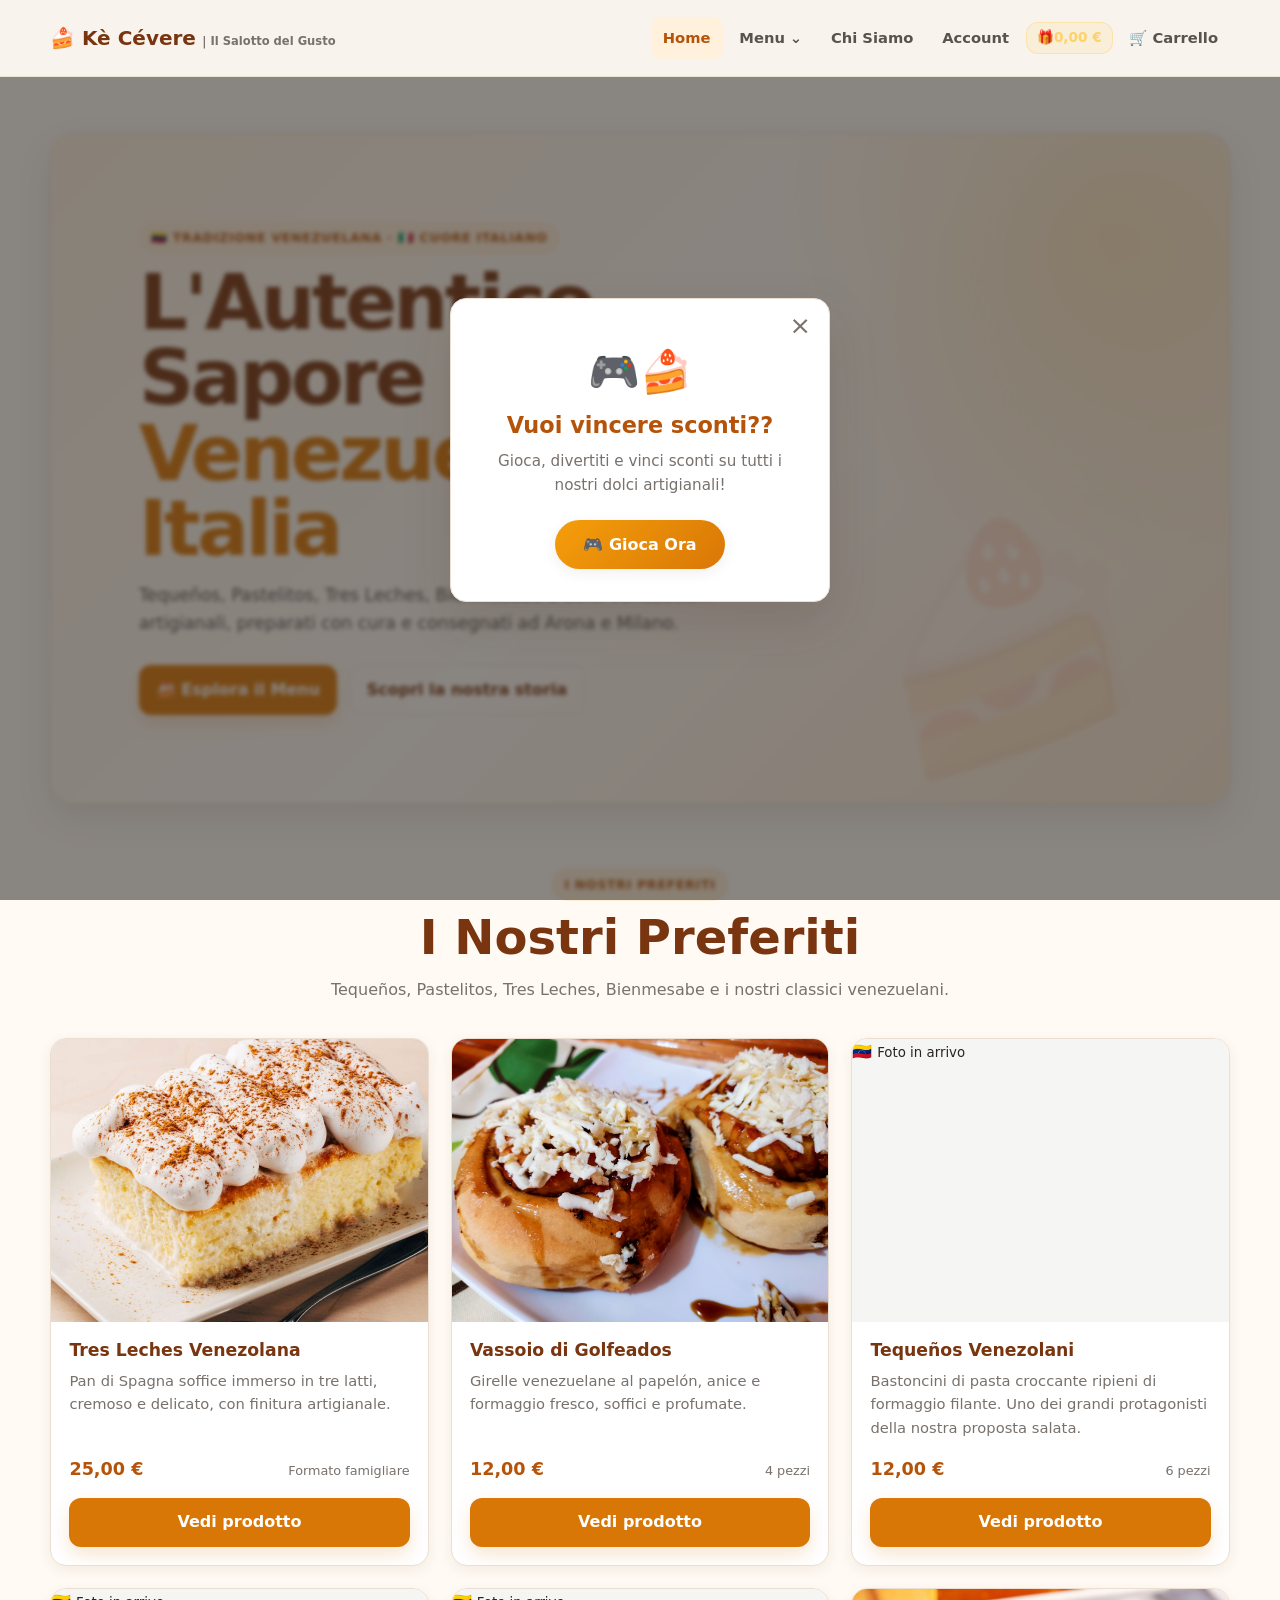
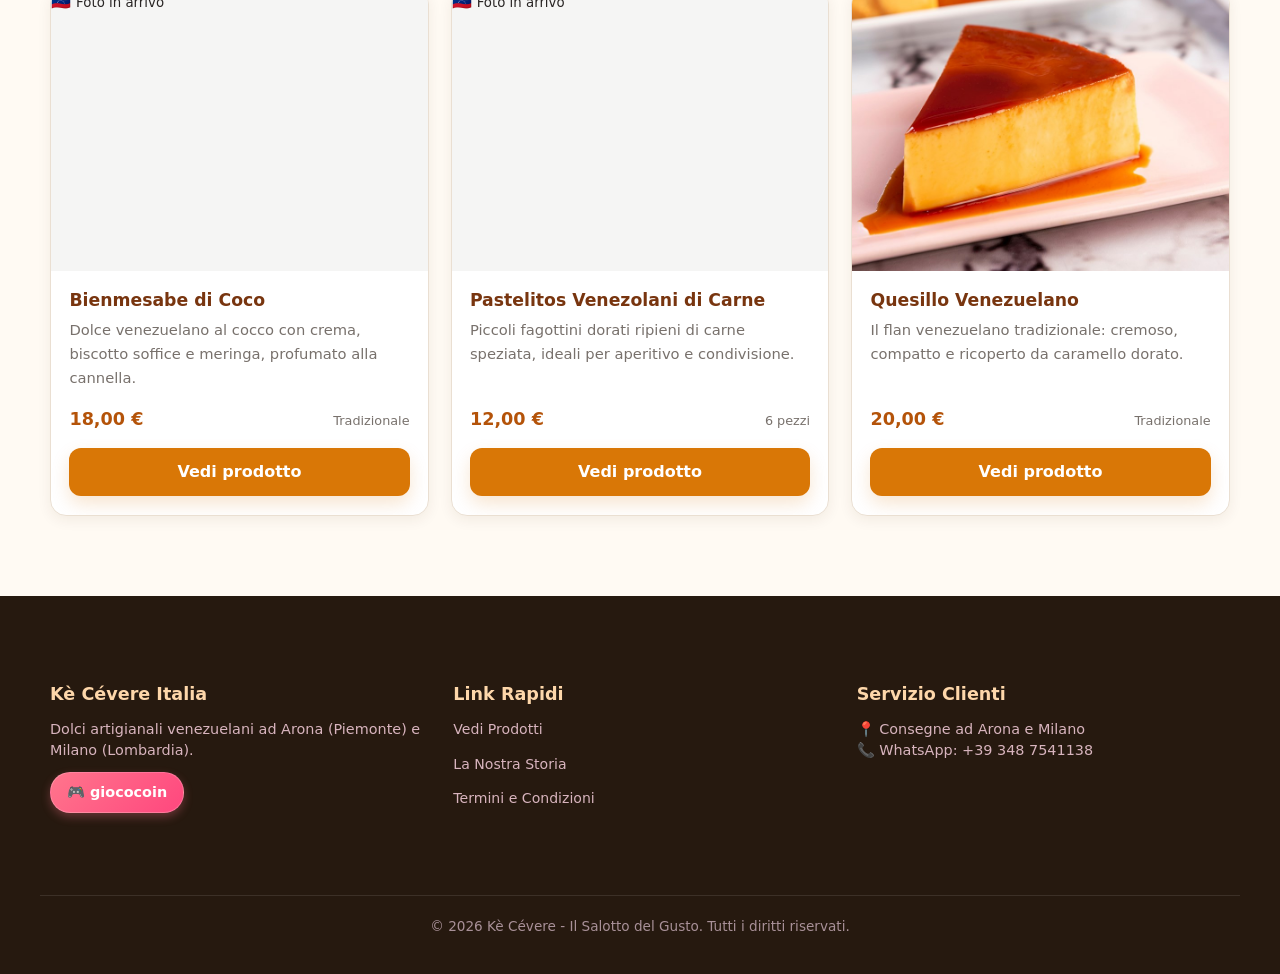
<file: index.html>
<!DOCTYPE html>
<html lang="it">
<head>
    <meta charset="UTF-8">
    <meta name="viewport" content="width=device-width, initial-scale=1.0">
    <meta name="description" content="Kè Cévere - Dolci venezuelani artigianali in Piemonte e Lombardia.">
    <title>Home | Kè Cévere - Il Salotto del Gusto</title>
    <link rel="stylesheet" href="./assets/css/style.css">
</head>
<body data-root="./">

    <!-- ==================== ANNUNCIO FLOTTANTE GIOCOCOIN ==================== -->
    <div id="game-promo-overlay" class="game-promo-overlay" hidden>
        <div class="game-promo-card" role="dialog" aria-labelledby="game-promo-title" aria-modal="true">
            <button type="button" class="game-promo-close" id="game-promo-close" aria-label="Chiudi">&times;</button>
            <div class="game-promo-emoji">🎮🍰</div>
            <h3 id="game-promo-title">Vuoi vincere sconti??</h3>
            <p>Gioca, divertiti e vinci sconti su tutti i nostri dolci artigianali!</p>
            <a href="pages/juego.html" class="btn game-promo-btn">🎮 Gioca Ora</a>
        </div>
    </div>

    <!-- ==================== ENCABEZADO / NAVEGACIÓN ==================== -->
    <header>
        <div class="header-container">
            <a href="index.html" class="logo" aria-label="Kè Cévere - Home">
                🍰 Kè Cévere <small>| Il Salotto del Gusto</small>
            </a>

            <button class="nav-toggle" type="button" aria-label="Apri menu" aria-expanded="false">
                <span></span>
            </button>

            <nav id="main-nav" aria-label="Navigazione principale">
                <ul>
                    <li><a href="index.html" class="active" aria-current="page">Home</a></li>
                    <li><a href="pages/tienda.html">Menu / Prodotti</a></li>
                    <li><a href="pages/quienes-somos.html">Chi Siamo</a></li>
                    <li><a href="pages/registrarse.html">Account</a></li>
                    <!-- PASO A AÑADIDO AQUÍ: El indicador de descuento junto al carrito -->
                    <li>
                        <span class="nav-discount-badge">🎁 <span id="global-discount-counter">€0.00</span></span>
                    </li>
                    <li><a href="pages/carrito.html">🛒 Carrello <span class="cart-count" hidden>0</span></a></li>
                </ul>
            </nav>
        </div>
    </header>

    <main class="main-content">

        <!-- ==================== HERO ==================== -->
        <section class="hero" aria-labelledby="hero-title">
            <div class="hero-content">
                <span class="eyebrow">🇻🇪 Tradizione venezuelana · 🇮🇹 Cuore italiano</span>

                <h1 id="hero-title">
                    L'Autentico Sapore
                    <span>Venezuelano in Italia</span>
                </h1>

                <p>
                    Tequeños, Pastelitos, Tres Leches, Bienmesabe e dolci venezuelani artigianali,
                    preparati con cura e consegnati ad Arona e Milano.
                </p>

                <div class="hero-actions">
                    <a href="pages/tienda.html" class="btn">🍰 Esplora il Menu</a>
                    <a href="pages/quienes-somos.html" class="btn btn-secondary">Scopri la nostra storia</a>
                </div>
            </div>
        </section>

        <!-- ==================== PRODOTTI IN EVIDENZA ==================== -->
        <section class="featured-products" aria-labelledby="featured-title">
            <div class="section-heading">
                <span class="section-label">I nostri preferiti</span>
                <h2 id="featured-title">I Nostri Preferiti</h2>
                <p>Tequeños, Pastelitos, Tres Leches, Bienmesabe e i nostri classici venezuelani.</p>
            </div>

            <div class="grid" id="featured-grid">
                <!-- Los productos destacados se generan automaticamente desde data/productos.json (js/productos.js) -->
            </div>
        </section>

    </main>

    <!-- ==================== PIE DI PAGINA ==================== -->
    <footer>
        <div class="footer-container">
            <div class="footer-section">
                <h4>Kè Cévere Italia</h4>
                <p>Dolci artigianali venezuelani ad Arona (Piemonte) e Milano (Lombardia).</p>
                <!-- Botón Giococoin añadido aquí -->
                <a href="pages/juego.html" class="btn-giococoin">🎮 giococoin</a>
            </div>
            <div class="footer-section">
                <h4>Link Rapidi</h4>
                <ul>
                    <li><a href="pages/tienda.html">Vedi Prodotti</a></li>
                    <li><a href="pages/quienes-somos.html">La Nostra Storia</a></li>
                    <li><a href="pages/terminos.html">Termini e Condizioni</a></li>
                </ul>
            </div>
            <div class="footer-section">
                <h4>Servizio Clienti</h4>
                <p>📍 Consegne ad Arona e Milano</p>
                <p>📞 WhatsApp: +39 348 7541138</p>
            </div>
        </div>
        <div class="footer-bottom">
            <p>&copy; 2026 Kè Cévere - Il Salotto del Gusto. Tutti i diritti riservati.</p>
        </div>
    </footer>

    <script src="./assets/js/core/main.js"></script>
    <script src="./assets/js/components/menu.js"></script>
    <script src="./assets/js/pages/promo.js"></script>
    <script src="./assets/js/components/productos.js"></script>
</body>
</html>
</file>
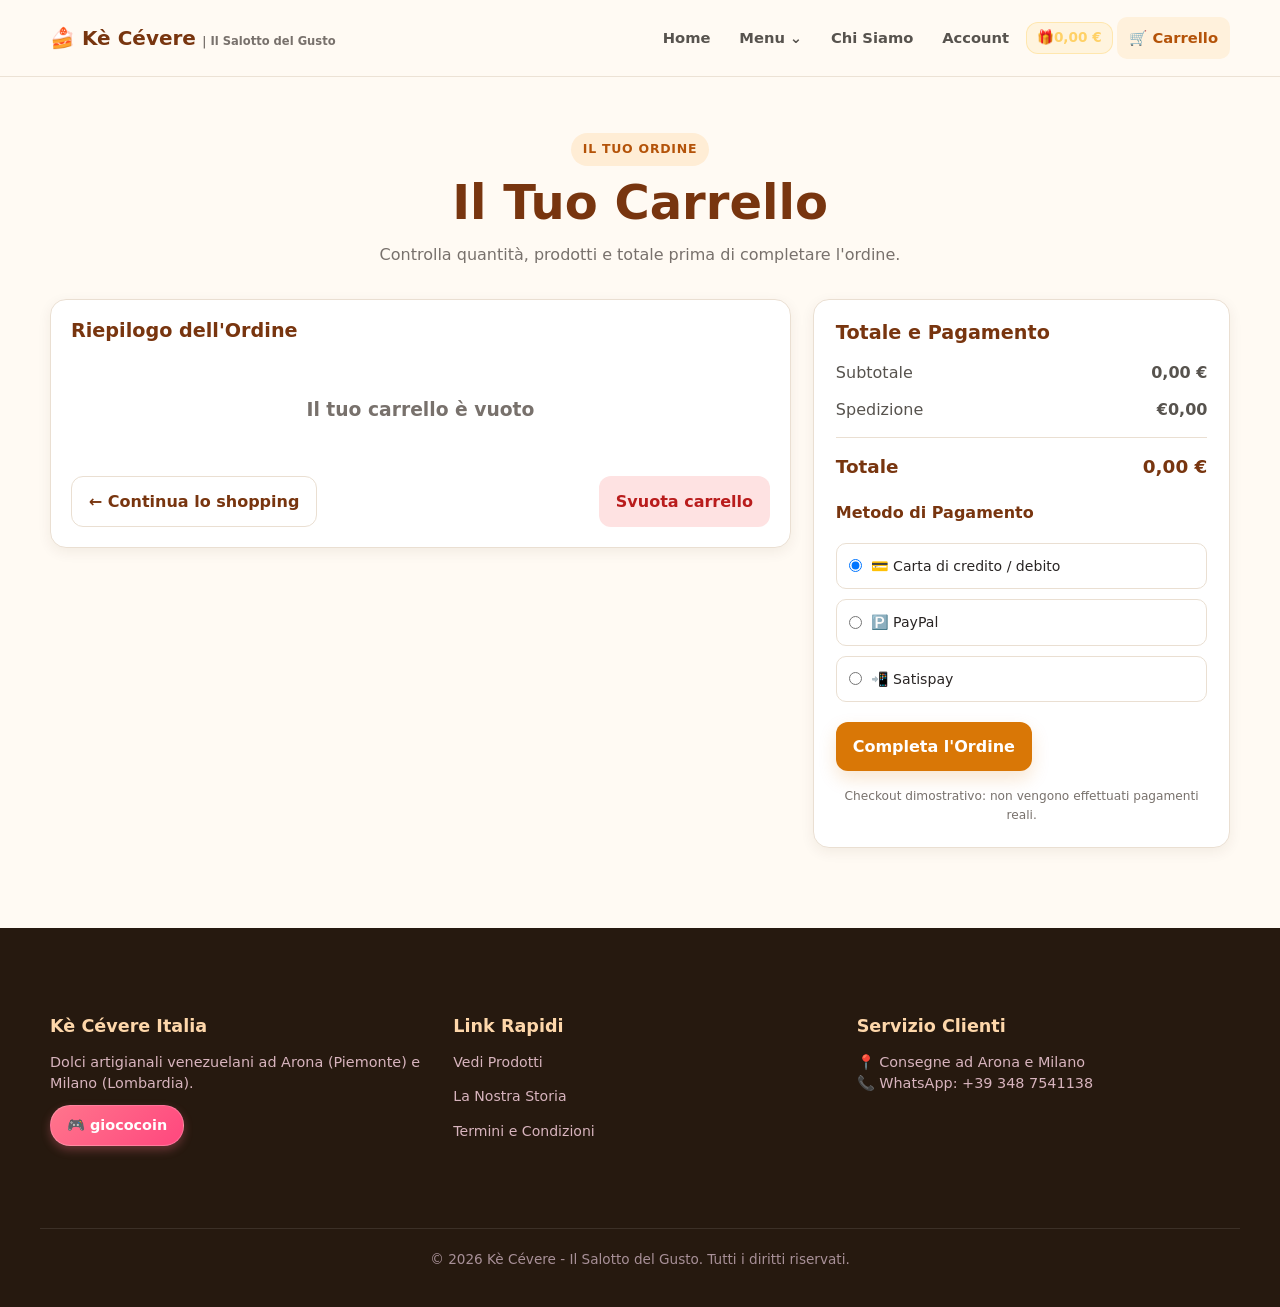
<file: pages/carrito.html>
<!DOCTYPE html>
<html lang="it">
<head>
    <meta charset="UTF-8">
    <meta name="viewport" content="width=device-width, initial-scale=1.0">
    <meta name="description" content="Il tuo carrello Kè Cévere.">
    <title>Carrello | Kè Cévere - Il Salotto del Gusto</title>
    <link rel="stylesheet" href="../assets/css/style.css">
</head>
<body data-root="../">

    <header>
        <div class="header-container">
            <a href="../index.html" class="logo" aria-label="Kè Cévere - Home">
                🍰 Kè Cévere <small>| Il Salotto del Gusto</small>
            </a>

            <button class="nav-toggle" type="button" aria-label="Apri menu" aria-expanded="false">
                <span></span>
            </button>

            <nav id="main-nav" aria-label="Navigazione principale">
                <ul>
                    <li><a href="../index.html">Home</a></li>
                    <li><a href="tienda.html">Menu / Prodotti</a></li>
                    <li><a href="quienes-somos.html">Chi Siamo</a></li>
                    <li><a href="registrarse.html">Account</a></li>
                    <li>
                        <span class="nav-discount-badge">🎁 <span id="global-discount-counter">€0.00</span></span>
                    </li>
                    <li><a href="carrito.html" class="active" aria-current="page">🛒 Carrello <span class="cart-count" hidden>0</span></a></li>
                </ul>
            </nav>
        </div>
    </header>

    <main class="main-content">
        <div class="page-header">
            <span class="section-label">Il tuo ordine</span>
            <h1 class="page-title">Il Tuo Carrello</h1>
            <p class="page-intro">Controlla quantità, prodotti e totale prima di completare l'ordine.</p>
        </div>

        <div class="cart-layout">
            <section class="cart-panel" aria-labelledby="cart-list-title">
                <h2 id="cart-list-title" class="panel-title">Riepilogo dell'Ordine</h2>

                <div id="lista-carrello" aria-live="polite"></div>

                <div class="cart-actions">
                    <a href="tienda.html" class="btn btn-secondary">← Continua lo shopping</a>
                    <button id="svuota-carrello" class="btn btn-danger" type="button">Svuota carrello</button>
                </div>
            </section>

            <aside class="summary-panel" aria-labelledby="summary-title">
                <h2 id="summary-title" class="panel-title">Totale e Pagamento</h2>

                <div class="summary-row">
                    <span>Subtotale</span>
                    <strong id="subtotale-prezzo">€0,00</strong>
                </div>

                <div class="summary-row">
                    <span>Spedizione</span>
                    <strong id="spedizione-prezzo">€0,00</strong>
                </div>

                <div class="summary-row total">
                    <span>Totale</span>
                    <strong id="totale-prezzo">€0,00</strong>
                </div>

                <h3 class="payment-title">Metodo di Pagamento</h3>

                <div class="payment-options">
                    <label class="payment-option">
                        <input type="radio" name="pago" value="Carta" checked>
                        💳 Carta di credito / debito
                    </label>
                    <label class="payment-option">
                        <input type="radio" name="pago" value="PayPal">
                        🅿️ PayPal
                    </label>
                    <label class="payment-option">
                        <input type="radio" name="pago" value="Satispay">
                        📲 Satispay
                    </label>
                </div>

                <button id="completa-ordine" class="btn" type="button" class="btn btn-full">
                    Completa l'Ordine
                </button>

                <p class="checkout-note">
                    Checkout dimostrativo: non vengono effettuati pagamenti reali.
                </p>
            </aside>
        </div>
    </main>

    <footer>
        <div class="footer-container">
            <div class="footer-section">
                <h4>Kè Cévere Italia</h4>
                <p>Dolci artigianali venezuelani ad Arona (Piemonte) e Milano (Lombardia).</p>
                <!-- Botón Giococoin añadido aquí -->
                <a href="juego.html" class="btn-giococoin">🎮 giococoin</a>
            </div>
            <div class="footer-section">
                <h4>Link Rapidi</h4>
                <ul>
                    <li><a href="tienda.html">Vedi Prodotti</a></li>
                    <li><a href="quienes-somos.html">La Nostra Storia</a></li>
                    <li><a href="terminos.html">Termini e Condizioni</a></li>
                </ul>
            </div>
            <div class="footer-section">
                <h4>Servizio Clienti</h4>
                <p>📍 Consegne ad Arona e Milano</p>
                <p>📞 WhatsApp: +39 348 7541138</p>
            </div>
        </div>
        <div class="footer-bottom">
            <p>&copy; 2026 Kè Cévere - Il Salotto del Gusto. Tutti i diritti riservati.</p>
        </div>
    </footer>

    <script src="../assets/js/core/main.js"></script>
    <script src="../assets/js/components/menu.js"></script>
    <script src="../assets/js/pages/carrito.js"></script>
</body>
</html>
</file>
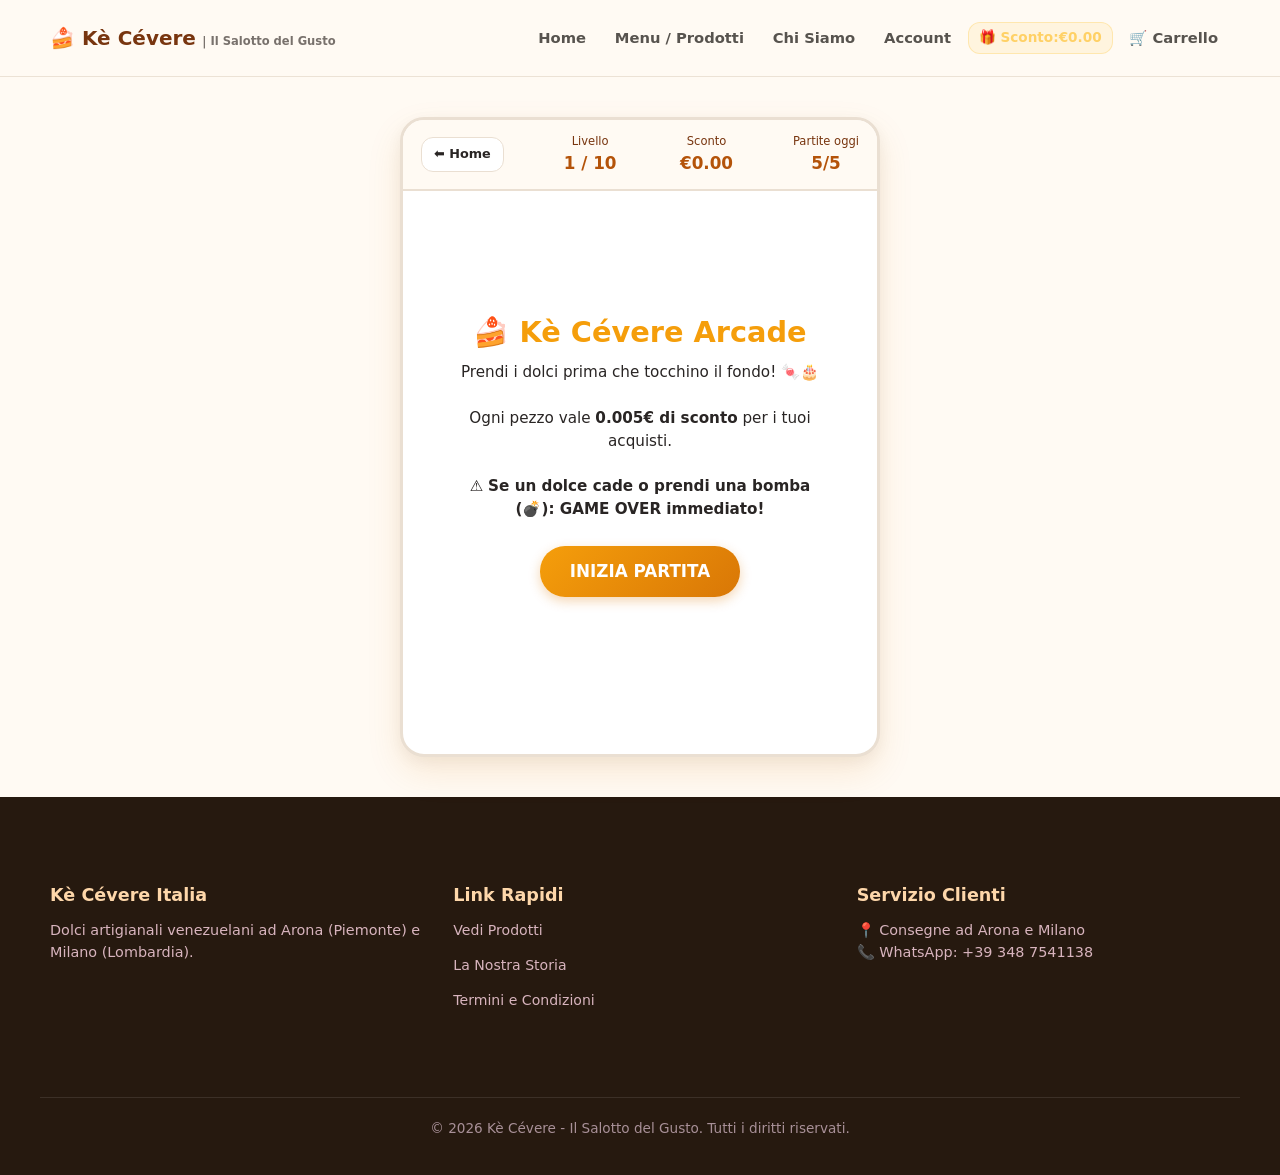
<file: pages/juego.html>
<!DOCTYPE html>
<html lang="it">

<head>
    <meta charset="UTF-8">
    <meta name="viewport" content="width=device-width, initial-scale=1.0">

    <title>Kè Cévere Arcade</title>

    <link rel="stylesheet" href="../assets/css/style.css">
</head>

<body data-root="../">

    <!-- =====================================================
         ENCABEZADO / NAVEGACIÓN
    ===================================================== -->

    <header>

        <div class="header-container">
            

            <a href="../index.html" class="logo">
                🍰 Kè Cévere
                <small>| Il Salotto del Gusto</small>
            </a>

            <nav>

                <ul>

                    <li>
                        <a href="../index.html">
                            Home
                        </a>
                    </li>

                    <li>
                        <a href="tienda.html">
                            Menu / Prodotti
                        </a>
                    </li>

                    <li>
                        <a href="quienes-somos.html">
                            Chi Siamo
                        </a>
                    </li>

                    <li>
                        <a href="registrarse.html">
                            Account
                        </a>
                    </li>

                    <li>

                        <span class="nav-discount-badge">

                            🎁 Sconto:

                            <span id="global-discount-counter">
                                €0.00
                            </span>

                        </span>

                    </li>

                    <li>

                        <a href="carrito.html">
                            🛒 Carrello
                        </a>

                    </li>

                </ul>

            </nav>

        </div>

    </header>


    <!-- =====================================================
         CONTENIDO DEL JUEGO
    ===================================================== -->

    <main class="main-arcade-container">

        <div class="arcade-cabinet">

            <!-- CABECERA DEL JUEGO -->

            <div class="arcade-header">

                <a
                    href="../index.html"
                    class="back-arcade-btn"
                >
                    ⬅ Home
                </a>

                <div class="stat-group">

                    <small>
                        Livello
                    </small>

                    <span id="level-display">
                        1 / 10
                    </span>

                </div>

                <div class="stat-group">

                    <small>
                        Sconto
                    </small>

                    <span id="discount-display">
                        €0.00
                    </span>

                </div>

                <div class="stat-group">

                    <small>
                        Partite oggi
                    </small>

                    <span id="games-left">
                        5/5
                    </span>

                </div>

            </div>


            <!-- ZONA DEL JUEGO -->

            <div id="play-area">

                <!-- PANTALLA INICIAL -->

                <div
                    id="start-screen"
                    class="overlay-screen"
                >

                    <h2>
                        🍰 Kè Cévere Arcade
                    </h2>

                    <p>

                        Prendi i dolci prima che
                        tocchino il fondo! 🍬🎂

                        <br><br>

                        Ogni pezzo vale
                        <b>0.005€ di sconto</b>
                        per i tuoi acquisti.

                        <br><br>

                        ⚠️

                        <b>
                            Se un dolce cade o prendi
                            una bomba (💣):
                            GAME OVER immediato!
                        </b>

                    </p>

                    <button
                        class="arcade-btn"
                        id="start-btn"
                        onclick="startGame()"
                    >
                        INIZIA PARTITA
                    </button>

                </div>


                <!-- PANTALLA FINAL -->

                <div
                    id="end-screen"
                    class="overlay-screen"
                    hidden
                >

                    <h2 id="end-title">
                        GAME OVER
                    </h2>

                    <p id="end-message"></p>

                    <button
                        class="arcade-btn"
                        id="end-action-btn"
                        onclick="resetToMenu()"
                    >
                        TRY AGAIN
                    </button>

                </div>

            </div>

        </div>

    </main>


    <!-- =====================================================
         FOOTER
    ===================================================== -->

    <footer>

        <div class="footer-container">

            <div class="footer-section">

                <h4>
                    Kè Cévere Italia
                </h4>

                <p>
                    Dolci artigianali venezuelani
                    ad Arona (Piemonte) e Milano
                    (Lombardia).
                </p>

            </div>


            <div class="footer-section">

                <h4>
                    Link Rapidi
                </h4>

                <ul>

                    <li>
                        <a href="tienda.html">
                            Vedi Prodotti
                        </a>
                    </li>

                    <li>
                        <a href="quienes-somos.html">
                            La Nostra Storia
                        </a>
                    </li>

                    <li>
                        <a href="terminos.html">
                            Termini e Condizioni
                        </a>
                    </li>

                </ul>

            </div>


            <div class="footer-section">

                <h4>
                    Servizio Clienti
                </h4>

                <p>
                    📍 Consegne ad Arona e Milano
                </p>

                <p>
                    📞 WhatsApp: +39 348 7541138
                </p>

            </div>

        </div>


        <div class="footer-bottom">

            <p>
                &copy; 2026 Kè Cévere -
                Il Salotto del Gusto.
                Tutti i diritti riservati.
            </p>

        </div>

    </footer>


    <!-- =====================================================
         JAVASCRIPT DEL JUEGO
    ===================================================== -->

    <script src="../assets/js/pages/juego.js"></script>

</body>

</html>
</file>
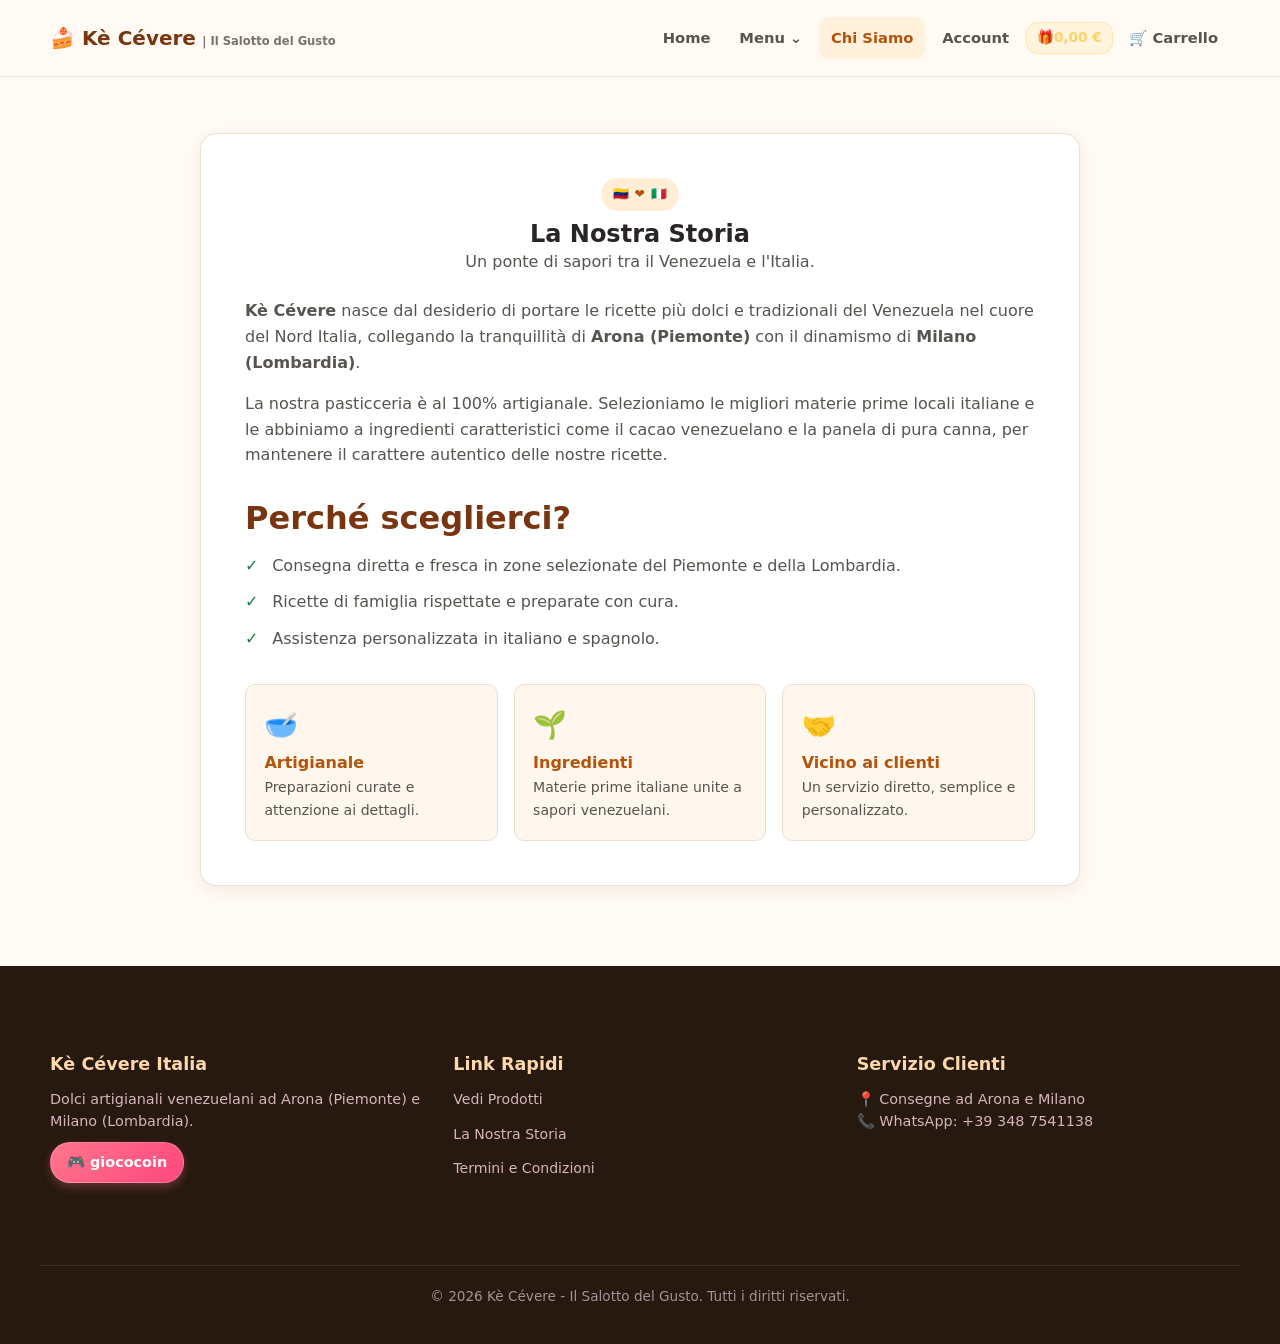
<file: pages/quienes-somos.html>
<!DOCTYPE html>
<html lang="it">
<head>
    <meta charset="UTF-8">
    <meta name="viewport" content="width=device-width, initial-scale=1.0">
    <meta name="description" content="La storia di Kè Cévere e della nostra pasticceria venezuelana artigianale.">
    <title>Chi Siamo | Kè Cévere - Il Salotto del Gusto</title>
    <link rel="stylesheet" href="../assets/css/style.css">
</head>
<body data-root="../">

    <header>
        <div class="header-container">
            <a href="../index.html" class="logo" aria-label="Kè Cévere - Home">
                🍰 Kè Cévere <small>| Il Salotto del Gusto</small>
            </a>

            <button class="nav-toggle" type="button" aria-label="Apri menu" aria-expanded="false">
                <span></span>
            </button>

            <nav id="main-nav" aria-label="Navigazione principale">
                <ul>
                    <li><a href="../index.html">Home</a></li>
                    <li><a href="tienda.html">Menu / Prodotti</a></li>
                    <li><a href="quienes-somos.html" class="active" aria-current="page">Chi Siamo</a></li>
                    <li><a href="registrarse.html">Account</a></li>
                    <li>
                        <span class="nav-discount-badge">🎁 <span id="global-discount-counter">€0.00</span></span>
                    </li>
                    <li><a href="carrito.html">🛒 Carrello <span class="cart-count" hidden>0</span></a></li>
                </ul>
            </nav>
        </div>
    </header>

    <main class="main-content">
        <article class="content-panel">
            <div class="section-heading section-heading--compact">
                <span class="section-label">🇻🇪 ❤️ 🇮🇹</span>
                <h1>La Nostra Storia</h1>
                <p>Un ponte di sapori tra il Venezuela e l'Italia.</p>
            </div>

            <p>
                <strong>Kè Cévere</strong> nasce dal desiderio di portare le ricette più dolci e tradizionali
                del Venezuela nel cuore del Nord Italia, collegando la tranquillità di <strong>Arona (Piemonte)</strong>
                con il dinamismo di <strong>Milano (Lombardia)</strong>.
            </p>

            <p>
                La nostra pasticceria è al 100% artigianale. Selezioniamo le migliori materie prime locali italiane
                e le abbiniamo a ingredienti caratteristici come il cacao venezuelano e la panela di pura canna,
                per mantenere il carattere autentico delle nostre ricette.
            </p>

            <h2 class="subsection-title">Perché sceglierci?</h2>
            <ul class="check-list">
                <li>Consegna diretta e fresca in zone selezionate del Piemonte e della Lombardia.</li>
                <li>Ricette di famiglia rispettate e preparate con cura.</li>
                <li>Assistenza personalizzata in italiano e spagnolo.</li>
            </ul>

            <div class="about-highlights">
                <div class="highlight">
                    <div class="highlight-icon">🥣</div>
                    <h3>Artigianale</h3>
                    <p>Preparazioni curate e attenzione ai dettagli.</p>
                </div>
                <div class="highlight">
                    <div class="highlight-icon">🌱</div>
                    <h3>Ingredienti</h3>
                    <p>Materie prime italiane unite a sapori venezuelani.</p>
                </div>
                <div class="highlight">
                    <div class="highlight-icon">🤝</div>
                    <h3>Vicino ai clienti</h3>
                    <p>Un servizio diretto, semplice e personalizzato.</p>
                </div>
            </div>
        </article>
    </main>

    <footer>
        <div class="footer-container">
            <div class="footer-section">
                <h4>Kè Cévere Italia</h4>
                <p>Dolci artigianali venezuelani ad Arona (Piemonte) e Milano (Lombardia).</p>
                <!-- Botón Giococoin añadido aquí -->
                <a href="juego.html" class="btn-giococoin">🎮 giococoin</a>
            </div>
            <div class="footer-section">
                <h4>Link Rapidi</h4>
                <ul>
                    <li><a href="tienda.html">Vedi Prodotti</a></li>
                    <li><a href="quienes-somos.html">La Nostra Storia</a></li>
                    <li><a href="terminos.html">Termini e Condizioni</a></li>
                </ul>
            </div>
            <div class="footer-section">
                <h4>Servizio Clienti</h4>
                <p>📍 Consegne ad Arona e Milano</p>
                <p>📞 WhatsApp: +39 348 7541138</p>
            </div>
        </div>
        <div class="footer-bottom">
            <p>&copy; 2026 Kè Cévere - Il Salotto del Gusto. Tutti i diritti riservati.</p>
        </div>
    </footer>

    <script src="../assets/js/core/main.js"></script>
    <script src="../assets/js/components/menu.js"></script>
</body>
</html>
</file>
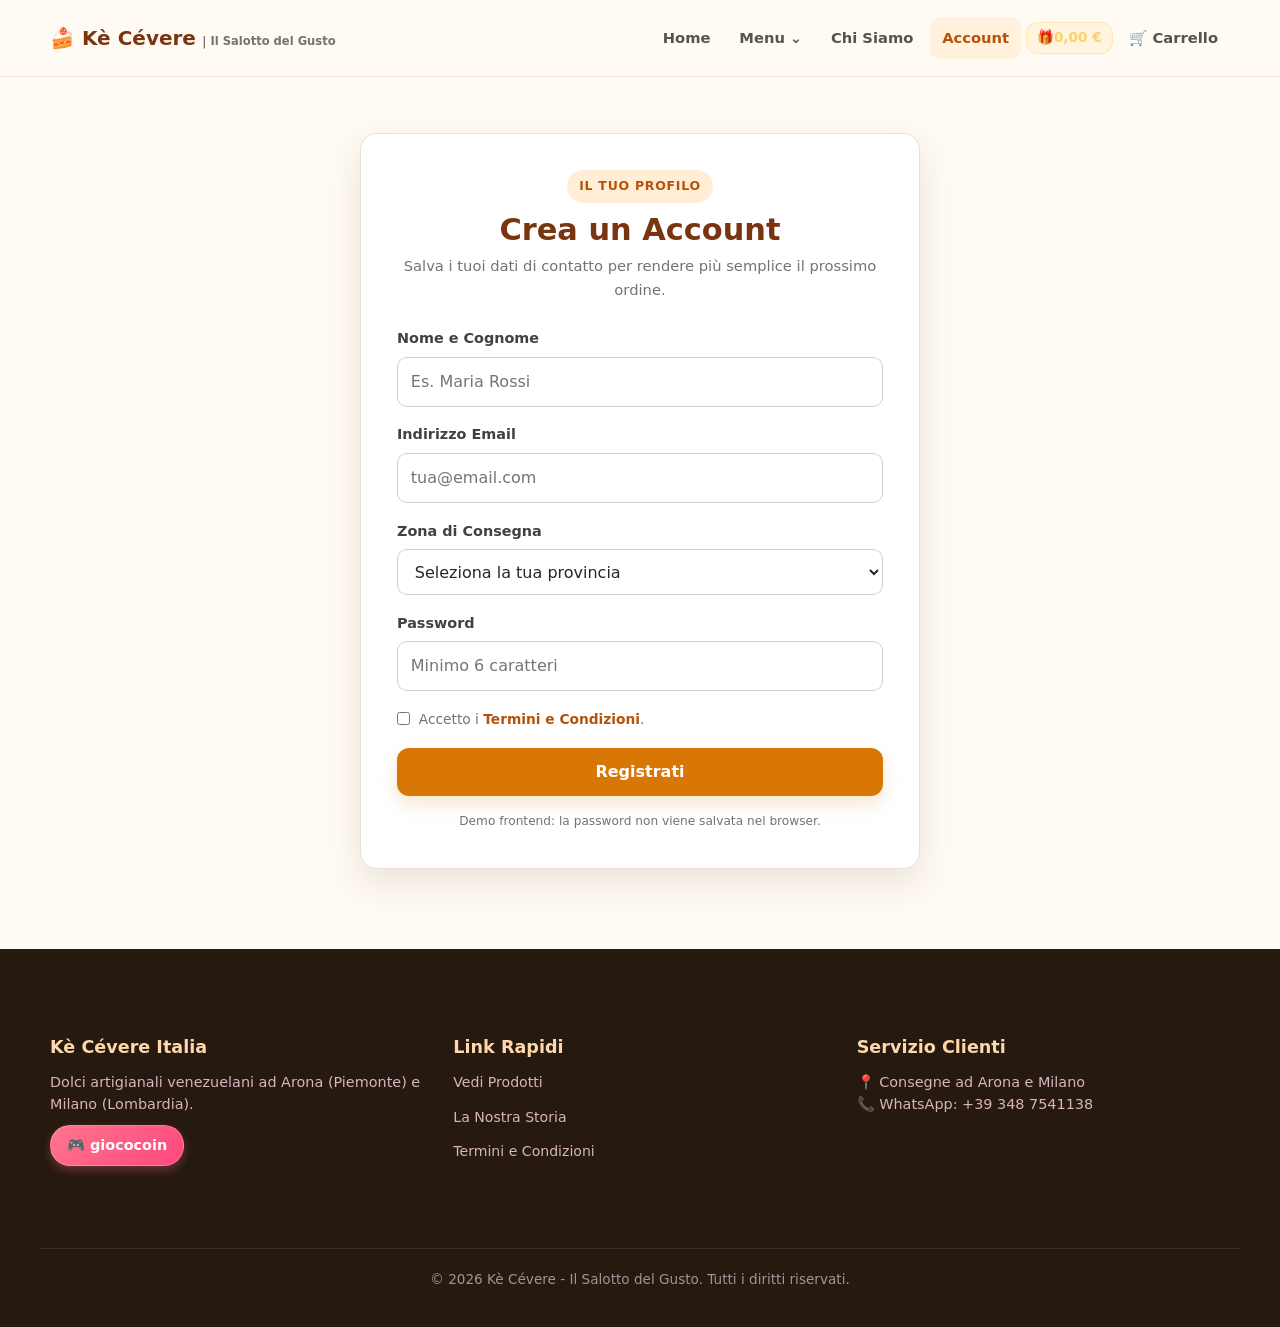
<file: pages/registrarse.html>
<!DOCTYPE html>
<html lang="it">
<head>
    <meta charset="UTF-8">
    <meta name="viewport" content="width=device-width, initial-scale=1.0">
    <meta name="description" content="Crea il tuo account Kè Cévere.">
    <title>Account | Kè Cévere - Il Salotto del Gusto</title>
    <link rel="stylesheet" href="../assets/css/style.css">
</head>
<body data-root="../">

    <header>
        <div class="header-container">
            <a href="../index.html" class="logo" aria-label="Kè Cévere - Home">
                🍰 Kè Cévere <small>| Il Salotto del Gusto</small>
            </a>

            <button class="nav-toggle" type="button" aria-label="Apri menu" aria-expanded="false">
                <span></span>
            </button>

            <nav id="main-nav" aria-label="Navigazione principale">
                <ul>
                    <li><a href="../index.html">Home</a></li>
                    <li><a href="tienda.html">Menu / Prodotti</a></li>
                    <li><a href="quienes-somos.html">Chi Siamo</a></li>
                    <li><a href="registrarse.html" class="active" aria-current="page">Account</a></li>
                    <li>
                        <span class="nav-discount-badge">🎁 <span id="global-discount-counter">€0.00</span></span>
                    </li>
                    <li><a href="carrito.html">🛒 Carrello <span class="cart-count" hidden>0</span></a></li>
                </ul>
            </nav>
        </div>
    </header>

    <main class="main-content">
        <section class="form-container">
            <div class="form-header">
                <span class="section-label">Il tuo profilo</span>
                <h1>Crea un Account</h1>
                <p>Salva i tuoi dati di contatto per rendere più semplice il prossimo ordine.</p>
            </div>

            <form id="registro-form" novalidate>
                <div class="form-group">
                    <label for="nome">Nome e Cognome</label>
                    <input id="nome" name="nome" type="text" autocomplete="name" placeholder="Es. Maria Rossi" minlength="2" required>
                </div>

                <div class="form-group">
                    <label for="email">Indirizzo Email</label>
                    <input id="email" name="email" type="email" autocomplete="email" placeholder="tua@email.com" required>
                </div>

                <div class="form-group">
                    <label for="zona">Zona di Consegna</label>
                    <select id="zona" name="zona" required>
                        <option value="">Seleziona la tua provincia</option>
                        <option value="arona">Arona / Novara (Piemonte)</option>
                        <option value="milano">Milano e provincia (Lombardia)</option>
                    </select>
                </div>

                <div class="form-group">
                    <label for="password">Password</label>
                    <input id="password" name="password" type="password" autocomplete="new-password" placeholder="Minimo 6 caratteri" minlength="6" required>
                </div>

                <label class="form-check">
                    <input id="privacy" type="checkbox" required>
                    <span>Accetto i <a href="terminos.html" class="terms-link">Termini e Condizioni</a>.</span>
                </label>

                <button type="submit" class="btn btn-full">Registrati</button>
            </form>

            <p id="registro-messaggio" class="notice" hidden style="margin-top: 1rem;">
                Account demo creato correttamente.
            </p>

            <p class="form-note">
                Demo frontend: la password non viene salvata nel browser.
            </p>
        </section>
    </main>

    <footer>
        <div class="footer-container">
            <div class="footer-section">
                <h4>Kè Cévere Italia</h4>
                <p>Dolci artigianali venezuelani ad Arona (Piemonte) e Milano (Lombardia).</p>
                <!-- Botón Giococoin añadido aquí -->
                <a href="juego.html" class="btn-giococoin">🎮 giococoin</a>
            </div>
            <div class="footer-section">
                <h4>Link Rapidi</h4>
                <ul>
                    <li><a href="tienda.html">Vedi Prodotti</a></li>
                    <li><a href="quienes-somos.html">La Nostra Storia</a></li>
                    <li><a href="terminos.html">Termini e Condizioni</a></li>
                </ul>
            </div>
            <div class="footer-section">
                <h4>Servizio Clienti</h4>
                <p>📍 Consegne ad Arona e Milano</p>
                <p>📞 WhatsApp: +39 348 7541138</p>
            </div>
        </div>
        <div class="footer-bottom">
            <p>&copy; 2026 Kè Cévere - Il Salotto del Gusto. Tutti i diritti riservati.</p>
        </div>
    </footer>

    <script src="../assets/js/core/main.js"></script>
    <script src="../assets/js/components/menu.js"></script>
    <script src="../assets/js/pages/registro.js"></script>
</body>
</html>
</file>
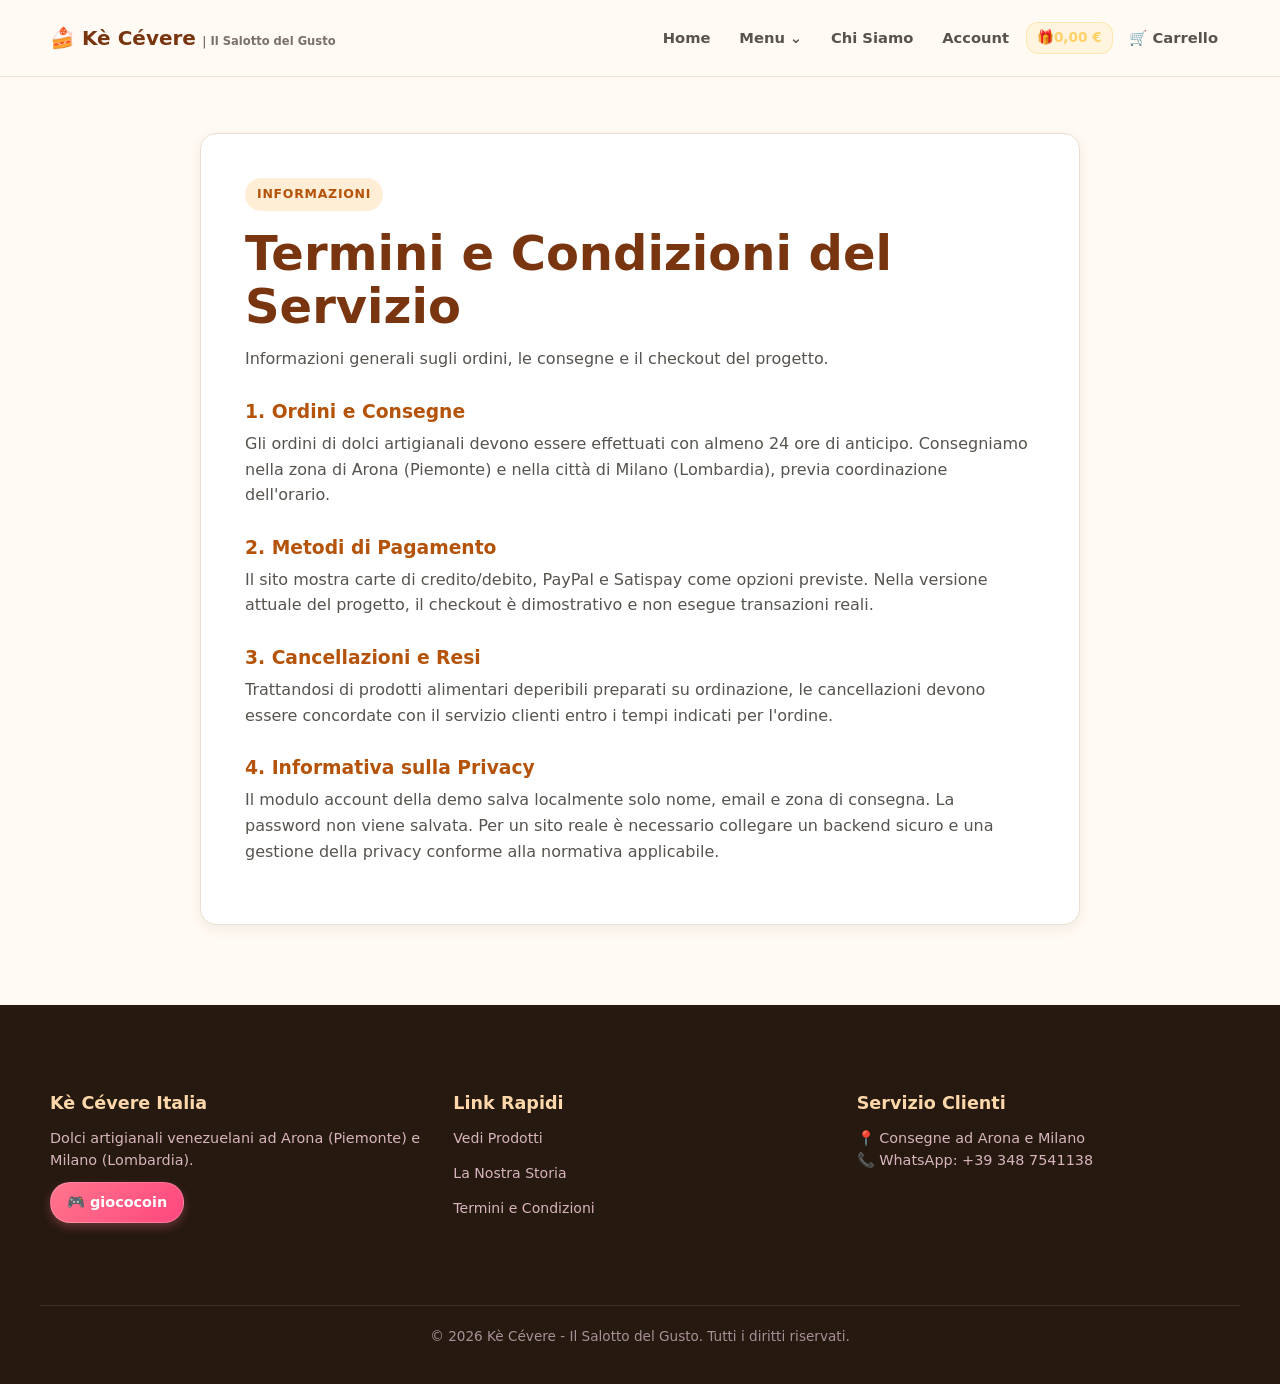
<file: pages/terminos.html>
<!DOCTYPE html>
<html lang="it">
<head>
    <meta charset="UTF-8">
    <meta name="viewport" content="width=device-width, initial-scale=1.0">
    <meta name="description" content="Termini e condizioni del servizio Kè Cévere.">
    <title>Termini e Condizioni | Kè Cévere - Il Salotto del Gusto</title>
    <link rel="stylesheet" href="../assets/css/style.css">
</head>
<body data-root="../">

    <header>
        <div class="header-container">
            <a href="../index.html" class="logo" aria-label="Kè Cévere - Home">
                🍰 Kè Cévere <small>| Il Salotto del Gusto</small>
            </a>

            <button class="nav-toggle" type="button" aria-label="Apri menu" aria-expanded="false">
                <span></span>
            </button>

            <nav id="main-nav" aria-label="Navigazione principale">
                <ul>
                    <li><a href="../index.html">Home</a></li>
                    <li><a href="tienda.html">Menu / Prodotti</a></li>
                    <li><a href="quienes-somos.html">Chi Siamo</a></li>
                    <li><a href="registrarse.html">Account</a></li>
                    <li>
                        <span class="nav-discount-badge">🎁 <span id="global-discount-counter">€0.00</span></span>
                    </li>
                    <li><a href="carrito.html">🛒 Carrello <span class="cart-count" hidden>0</span></a></li>
                </ul>
            </nav>
        </div>
    </header>

    <main class="main-content">
        <article class="content-panel">
            <span class="section-label">Informazioni</span>
            <h1 class="page-title page-title--left">Termini e Condizioni del Servizio</h1>
            <p class="page-intro">Informazioni generali sugli ordini, le consegne e il checkout del progetto.</p>

            <h3>1. Ordini e Consegne</h3>
            <p>
                Gli ordini di dolci artigianali devono essere effettuati con almeno 24 ore di anticipo.
                Consegniamo nella zona di Arona (Piemonte) e nella città di Milano (Lombardia), previa coordinazione dell'orario.
            </p>

            <h3>2. Metodi di Pagamento</h3>
            <p>
                Il sito mostra carte di credito/debito, PayPal e Satispay come opzioni previste.
                Nella versione attuale del progetto, il checkout è dimostrativo e non esegue transazioni reali.
            </p>

            <h3>3. Cancellazioni e Resi</h3>
            <p>
                Trattandosi di prodotti alimentari deperibili preparati su ordinazione, le cancellazioni
                devono essere concordate con il servizio clienti entro i tempi indicati per l'ordine.
            </p>

            <h3>4. Informativa sulla Privacy</h3>
            <p>
                Il modulo account della demo salva localmente solo nome, email e zona di consegna.
                La password non viene salvata. Per un sito reale è necessario collegare un backend sicuro
                e una gestione della privacy conforme alla normativa applicabile.
            </p>
        </article>
    </main>

    <footer>
        <div class="footer-container">
            <div class="footer-section">
                <h4>Kè Cévere Italia</h4>
                <p>Dolci artigianali venezuelani ad Arona (Piemonte) e Milano (Lombardia).</p>
                <!-- Botón Giococoin añadido aquí -->
                <a href="juego.html" class="btn-giococoin">🎮 giococoin</a>
            </div>
            <div class="footer-section">
                <h4>Link Rapidi</h4>
                <ul>
                    <li><a href="tienda.html">Vedi Prodotti</a></li>
                    <li><a href="quienes-somos.html">La Nostra Storia</a></li>
                    <li><a href="terminos.html">Termini e Condizioni</a></li>
                </ul>
            </div>
            <div class="footer-section">
                <h4>Servizio Clienti</h4>
                <p>📍 Consegne ad Arona e Milano</p>
                <p>📞 WhatsApp: +39 348 7541138</p>
            </div>
        </div>
        <div class="footer-bottom">
            <p>&copy; 2026 Kè Cévere - Il Salotto del Gusto. Tutti i diritti riservati.</p>
        </div>
    </footer>

    <script src="../assets/js/core/main.js"></script>
    <script src="../assets/js/components/menu.js"></script>
</body>
</html>
</file>
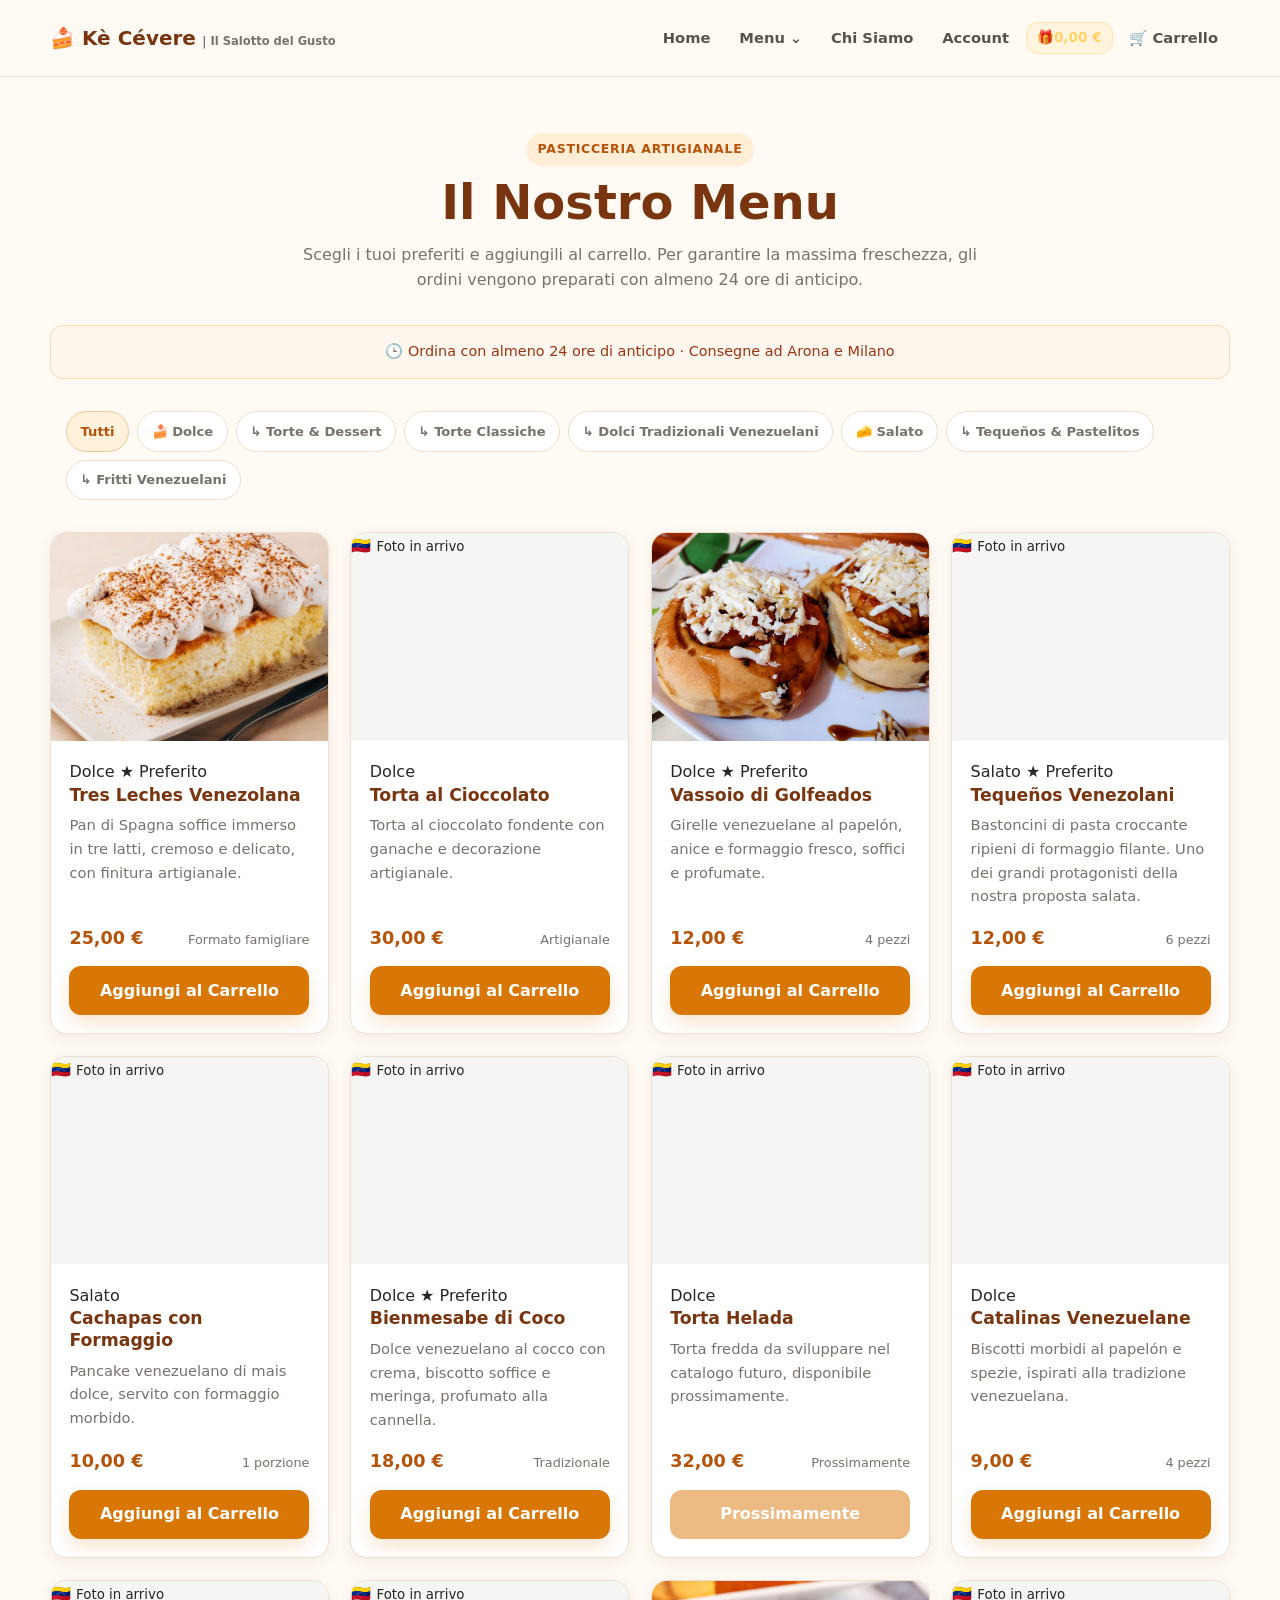
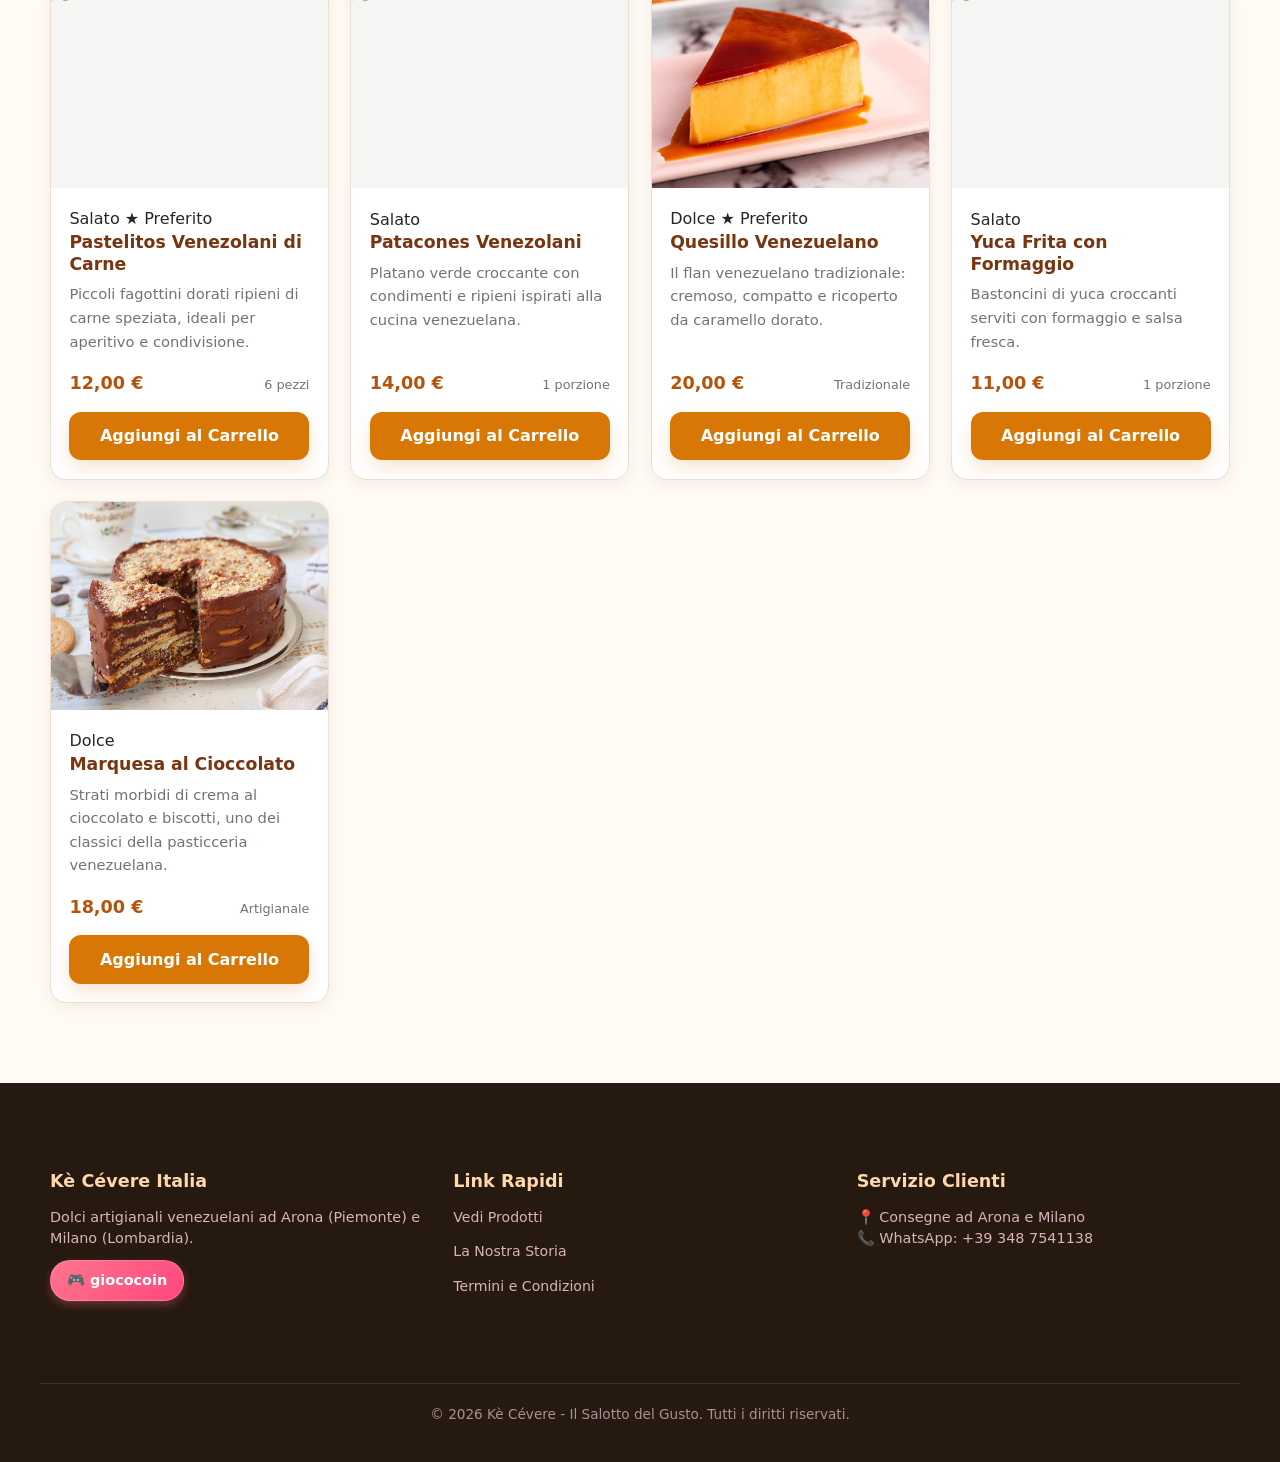
<file: pages/tienda.html>
<!DOCTYPE html>
<html lang="it">
<head>
    <meta charset="UTF-8">
    <meta name="viewport" content="width=device-width, initial-scale=1.0">
    <meta name="description" content="Catalogo di dolci venezuelani artigianali di Kè Cévere.">
    <title>Menu / Prodotti | Kè Cévere - Il Salotto del Gusto</title>
    <link rel="stylesheet" href="../assets/css/style.css">
</head>
<body data-root="../">

    <header>
        <div class="header-container">
            <a href="../index.html" class="logo" aria-label="Kè Cévere - Home">
                🍰 Kè Cévere <small>| Il Salotto del Gusto</small>
            </a>

            <button class="nav-toggle" type="button" aria-label="Apri menu" aria-expanded="false">
                <span></span>
            </button>

            <nav id="main-nav" aria-label="Navigazione principale">
                <ul>
                    <li><a href="../index.html">Home</a></li>
                    <li><a href="tienda.html" class="active" aria-current="page">Menu / Prodotti</a></li>
                    <li><a href="quienes-somos.html">Chi Siamo</a></li>
                    <li><a href="registrarse.html">Account</a></li>
                    <li>
                        <span class="nav-discount-badge">🎁 <span id="global-discount-counter">€0.00</span></span>
                    </li>
                    <li><a href="carrito.html">🛒 Carrello <span class="cart-count" hidden>0</span></a></li>
                </ul>
            </nav>
        </div>
    </header>

    <main class="main-content">
        <div class="page-header">
            <span class="section-label">Pasticceria artigianale</span>
            <h1 class="page-title">Il Nostro Menu</h1>
            <p class="page-intro">
                Scegli i tuoi preferiti e aggiungili al carrello. Per garantire la massima freschezza,
                gli ordini vengono preparati con almeno 24 ore di anticipo.
            </p>
        </div>

        <div class="info-strip">🕒 Ordina con almeno 24 ore di anticipo · Consegne ad Arona e Milano</div>

        <div class="catalog-filters" id="catalog-filters" aria-label="Filtra il menu">
            <!-- Filtros generados desde data/menu.json -->
        </div>

        <section class="grid product-grid" id="product-grid" aria-label="Catalogo prodotti">
            <!-- Los productos se generan automaticamente desde data/productos.json (js/productos.js) -->
        </section>

        <div class="catalog-empty" id="catalog-empty" hidden>
            Non ci sono prodotti in questa categoria al momento. Torna presto 🇻🇪
        </div>
    </main>

    <footer>
        <div class="footer-container">
            <div class="footer-section">
                <h4>Kè Cévere Italia</h4>
                <p>Dolci artigianali venezuelani ad Arona (Piemonte) e Milano (Lombardia).</p>
                <!-- Botón Giococoin añadido aquí -->
                <a href="juego.html" class="btn-giococoin">🎮 giococoin</a>
            </div>
            <div class="footer-section">
                <h4>Link Rapidi</h4>
                <ul>
                    <li><a href="tienda.html">Vedi Prodotti</a></li>
                    <li><a href="quienes-somos.html">La Nostra Storia</a></li>
                    <li><a href="terminos.html">Termini e Condizioni</a></li>
                </ul>
            </div>
            <div class="footer-section">
                <h4>Servizio Clienti</h4>
                <p>📍 Consegne ad Arona e Milano</p>
                <p>📞 WhatsApp: +39 348 7541138</p>
            </div>
        </div>
        <div class="footer-bottom">
            <p>&copy; 2026 Kè Cévere - Il Salotto del Gusto. Tutti i diritti riservati.</p>
        </div>
    </footer>

    <script src="../assets/js/core/main.js"></script>
    <script src="../assets/js/components/menu.js"></script>
    <script src="../assets/js/pages/tienda.js"></script>
    <script src="../assets/js/components/productos.js"></script>
</body>
</html>
</file>
<file: assets/css/style.css>
/*
 * Kè Cévere — hoja de entrada CSS
 *
 * La arquitectura está separada por responsabilidad:
 * base/       -> variables, reset y tipografía
 * layout/     -> estructura global, header, footer y responsive
 * components/ -> componentes reutilizables
 * pages/      -> estilos específicos de cada página/feature
 */

@import url("base/_variables.css");
@import url("base/_reset.css");
@import url("base/_typography.css");

@import url("layout/_main.css");
@import url("layout/_header.css");
@import url("layout/_footer.css");

@import url("components/_buttons.css");
@import url("components/_cards.css");
@import url("components/_content.css");
@import url("components/_forms.css");
@import url("components/_cart.css");
@import url("components/_toast.css");
@import url("components/_badges.css");
@import url("components/_menu.css");

@import url("layout/_responsive.css");

@import url("pages/_home.css");
@import url("pages/_terms.css");
@import url("pages/_game.css");
@import url("pages/_promo.css");

/* =========================================================
   CATÁLOGO / FILTROS
   ========================================================= */

.catalog-filters {
    width: min(100% - 2rem, var(--container));
    margin: 1.5rem auto 2rem;
    display: flex;
    flex-wrap: wrap;
    gap: 0.5rem;
    align-items: center;
}

.catalog-filter {
    border: 1px solid var(--border);
    border-radius: 999px;
    padding: 0.55rem 0.85rem;
    background: var(--surface);
    color: var(--text-muted);
    font: inherit;
    font-size: 0.82rem;
    font-weight: 750;
    cursor: pointer;
    transition: 0.18s ease;
}

.catalog-filter:hover,
.catalog-filter.active {
    background: #fff1dc;
    color: var(--primary-dark);
    border-color: #efc995;
}

.catalog-empty {
    width: min(100% - 2rem, var(--container));
    margin: 2rem auto;
    padding: 2rem;
    border: 1px dashed var(--border);
    border-radius: 18px;
    text-align: center;
    color: var(--text-muted);
}
</file>
